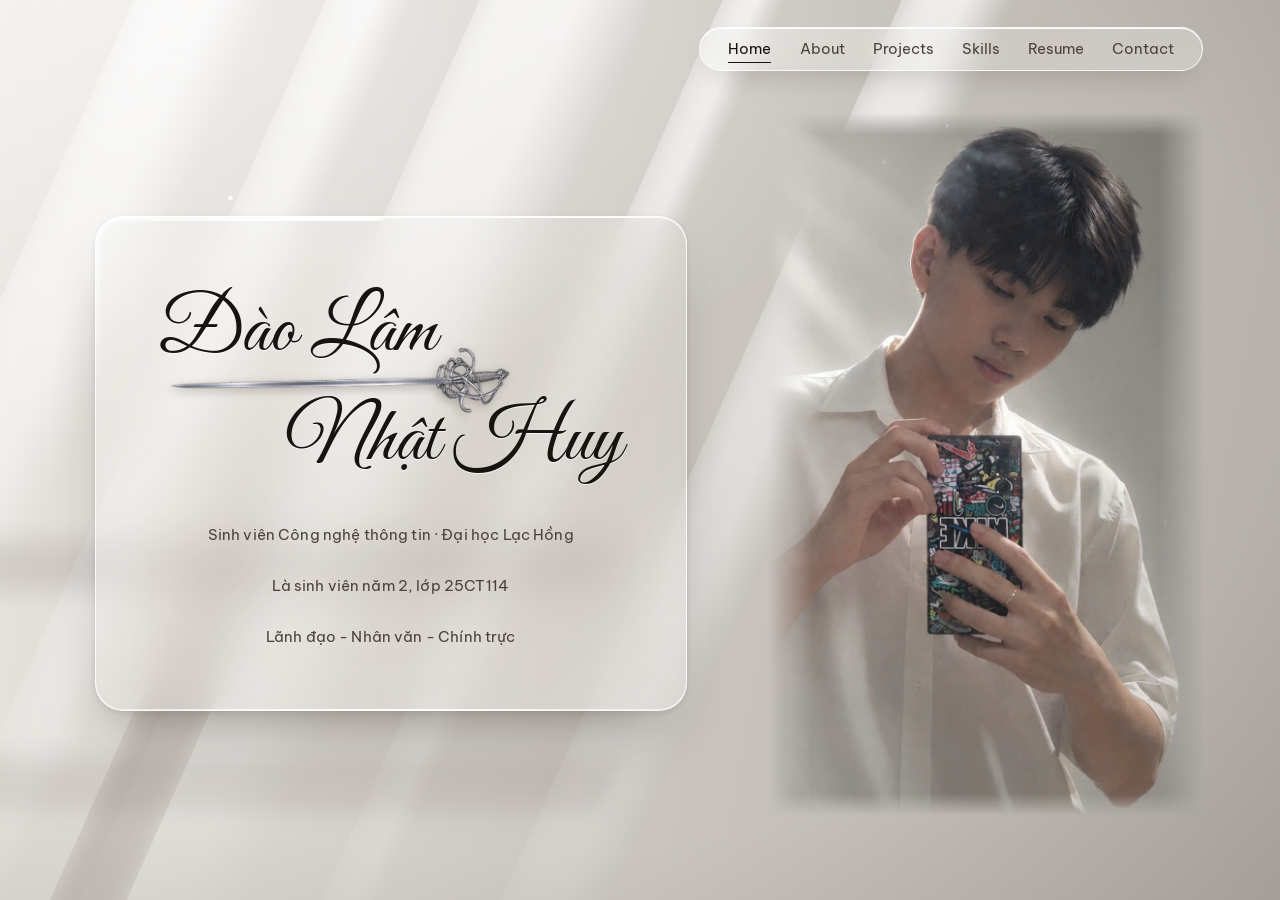
<file: index.html>
<!DOCTYPE html>
<html lang="vi">

<head>
  <meta charset="utf-8">
  <meta name="viewport" content="width=device-width, initial-scale=1">
  <title>Đào Lâm Nhật Huy | Portfolio</title>
  <link rel="preconnect" href="https://fonts.googleapis.com">
  <link rel="preconnect" href="https://fonts.gstatic.com" crossorigin>
  <link href="https://fonts.googleapis.com/css2?family=Great+Vibes&family=Be+Vietnam+Pro:wght@400;500&display=swap"
    rel="stylesheet">
  <link rel="stylesheet" href="css/style.css">
</head>

<body>
  <!-- NỀN: ánh sáng cửa sổ + bóng khung cửa (chỉnh trong style.css) -->
  <div class="scene" aria-hidden="true">
    <div class="beams">
      <span class="beam b1"></span>
      <span class="beam b2"></span>
      <span class="beam b3"></span>
      <span class="beam b4"></span>
      <span class="beam b5"></span>
    </div>
    <div class="frame-shadow">
      <span class="bar v"></span>
      <span class="bar h1"></span>
      <span class="bar h2"></span>
    </div>
    <div class="dust"></div>
    <div class="vignette"></div>
  </div>

  <header class="topbar">
  <nav class="navglass" aria-label="Điều hướng chính">
    <a href="index.html" aria-current="page" data-i18n="nav_home">Home</a>
    <a href="about.html" data-i18n="nav_about">About</a>
    <a href="projects.html" data-i18n="nav_projects">Projects</a>
    <a href="skills.html" data-i18n="nav_skills">Skills</a>
    <a href="resume.html" data-i18n="nav_resume">Resume</a>
    <a href="contact.html" data-i18n="nav_contact">Contact</a>
  </nav>

</header>

  <main class="hero">
    <!-- Ô KÍNH CHỨA TÊN -->
    <section class="glass" aria-label="Giới thiệu">
      <span class="glass-shine" aria-hidden="true"></span>
      <span class="spark s1" aria-hidden="true"></span>
      <span class="spark s2" aria-hidden="true"></span>
      <span class="spark s3" aria-hidden="true"></span>
      <span class="spark s4" aria-hidden="true"></span>
      <span class="spark s5" aria-hidden="true"></span>
      <span class="spark s6" aria-hidden="true"></span>
      <h1 class="name">
        <span>Đào Lâm</span>
        <span>
          <img class="sword" src="images/sword.png" alt="" aria-hidden="true" onerror="this.remove();">
          Nhật Huy
        </span>
      </h1>
      <p class="tagline" data-i18n="tag1">Sinh viên Công nghệ thông tin · Đại học Lạc Hồng</p>
      <p class="tagline" data-i18n="tag2">Là sinh viên năm 2, lớp 25CT114</p>
      <p class="tagline" data-i18n="tag3">Lãnh đạo - Nhân văn - Chính trực</p>
    </section>
    <!--
      KHUNG ẢNH CHÂN DUNG
      1) Bỏ ảnh của bạn vào thư mục images/ và đặt tên portrait.jpg (hoặc .png).
      2) Chọn kiểu hiển thị bằng class của thẻ figure:
           portrait--fade    : ảnh có nền, mờ dần từ viền vào trong (có khung mảnh)
           portrait--cutout  : ảnh đã xóa nền (PNG trong suốt), mờ dần ở chân và hai bên
    -->
    <figure class="portrait portrait--fade">
      <img src="images/portrait.jpg" alt="Chân dung Đào Lâm Nhật Huy"
        onerror="this.parentElement.classList.add('empty'); this.remove();">
      <figcaption class="placeholder">Thêm ảnh chân dung<br><small>images/portrait.jpg</small></figcaption>
    </figure>

  </main>

</body>


</html>
</file>
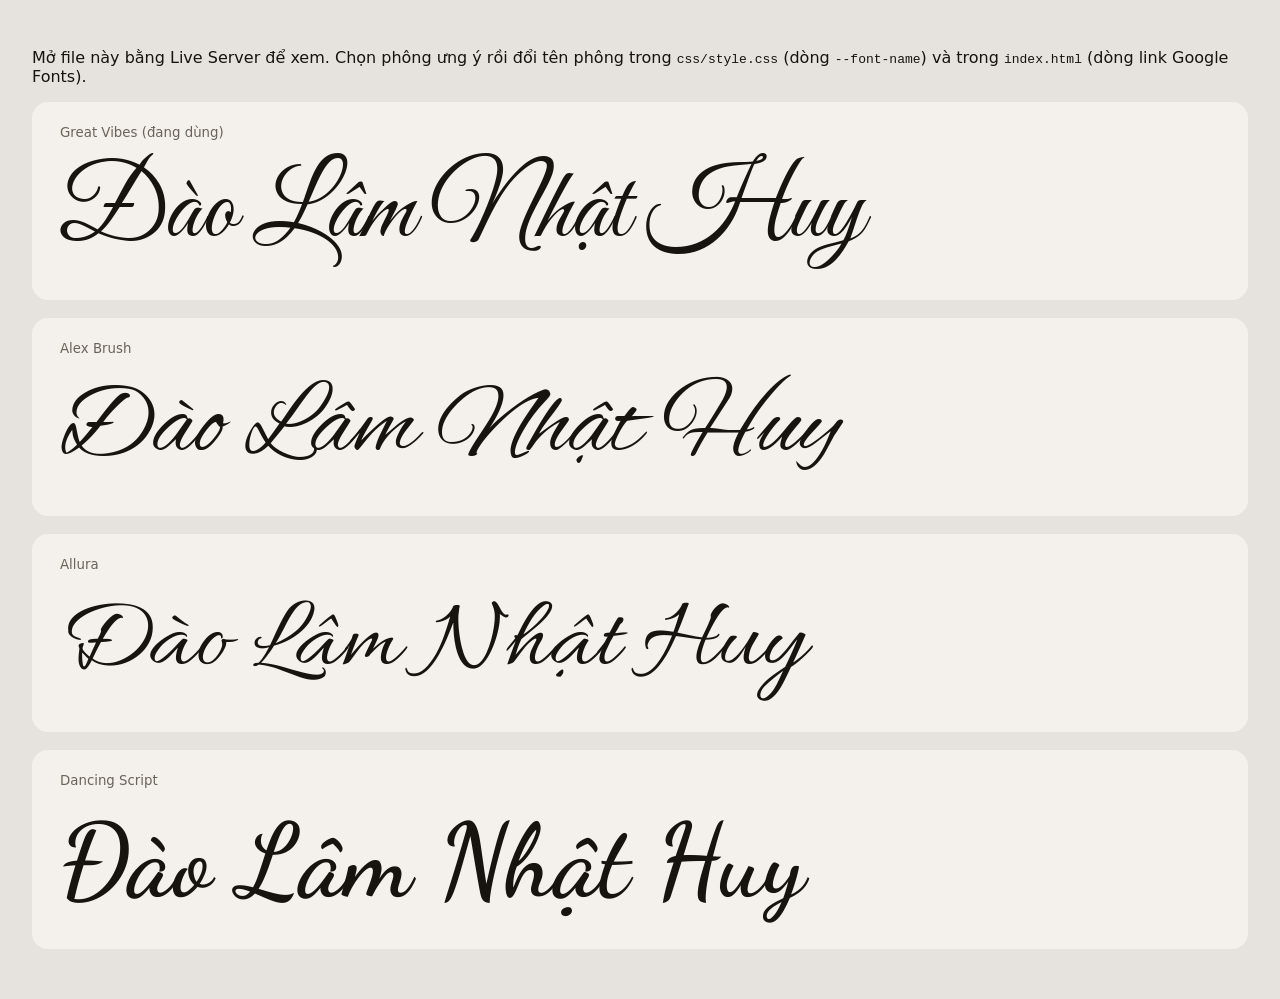
<file: chon-font.html>
<!DOCTYPE html>
<html lang="vi">

<head>
    <meta charset="utf-8">
    <meta name="viewport" content="width=device-width, initial-scale=1">
    <title>Chọn phông tên</title>
    <link
        href="https://fonts.googleapis.com/css2?family=Great+Vibes&family=Alex+Brush&family=Allura&family=Dancing+Script:wght@600&display=swap"
        rel="stylesheet">
    <style>
        body {
            margin: 0;
            padding: 32px;
            background: #e6e2dd;
            color: #17130f;
            font-family: system-ui, sans-serif
        }

        .row {
            background: #f4f1ed;
            border-radius: 16px;
            padding: 20px 28px;
            margin-bottom: 18px
        }

        .row small {
            color: #6b625a
        }

        .n {
            font-size: clamp(3rem, 8vw, 6.5rem);
            line-height: 1.3;
            margin: 6px 0 0
        }
    </style>
</head>

<body>
    <p>Mở file này bằng Live Server để xem. Chọn phông ưng ý rồi đổi tên phông trong <code>css/style.css</code> (dòng
        <code>--font-name</code>) và trong <code>index.html</code> (dòng link Google Fonts).</p>
    <div class="row"><small>Great Vibes (đang dùng)</small>
        <div class="n" style="font-family:'Great Vibes',cursive">Đào Lâm Nhật Huy</div>
    </div>
    <div class="row"><small>Alex Brush</small>
        <div class="n" style="font-family:'Alex Brush',cursive">Đào Lâm Nhật Huy</div>
    </div>
    <div class="row"><small>Allura</small>
        <div class="n" style="font-family:'Allura',cursive">Đào Lâm Nhật Huy</div>
    </div>
    <div class="row"><small>Dancing Script</small>
        <div class="n" style="font-family:'Dancing Script',cursive;font-weight:600">Đào Lâm Nhật Huy</div>
    </div>
</body>

</html>
</file>
<file: css/style.css>
/* =========================================================
   PORTFOLIO – Đào Lâm Nhật Huy
   Trang chủ: nền ánh sáng cửa sổ + ô kính glass + chân dung mờ dần
   ========================================================= */

:root {
  /* Bảng màu lấy từ mẫu: xám ấm, trắng sữa, mực nâu đen */
  --paper:   #e9e5e0;
  --stone:   #cdc8c2;
  --shade:   #b3aea8;
  --ink:     #17130f;
  --ink-soft:#4a423b;

  /* Phông */
  --font-name:    "Great Vibes", "Brush Script MT", cursive;   /* PHÔNG TÊN: đổi tên phông ở đây */
  --font-body:    "Be Vietnam Pro", system-ui, -apple-system, "Segoe UI", sans-serif;
}

*, *::before, *::after { box-sizing: border-box; }
html, body { height: 100%; }

body {
  margin: 0;
  color: var(--ink);
  font-family: var(--font-body);
  background: var(--stone);
  overflow-x: hidden;
}

/* =========================================================
   NỀN (scene)
   ========================================================= */
.scene {
  position: fixed;
  inset: 0;
  z-index: -1;
  overflow: hidden;
  /* Nền xám ấm: sáng bên trái, đậm dần sang phải như trong mẫu */
  background:
    radial-gradient(120% 90% at 8% 0%, rgba(255,255,255,.55), transparent 55%),
    linear-gradient(100deg, var(--paper) 0%, var(--stone) 48%, var(--shade) 100%);
}

/* Các dải nắng chiếu qua cửa sổ */
.beams { position: absolute; inset: 0; }
.beam {
  position: absolute;
  top: -15%;
  height: 135%;
  background: linear-gradient(to bottom,
              rgba(255,255,255,.80) 0%,
              rgba(255,255,255,.38) 55%,
              rgba(255,255,255,0) 100%);
  transform: skewX(-24deg);
  filter: blur(16px);
  -webkit-mask-image: linear-gradient(to right, #000 0%, #000 55%, transparent 100%);
          mask-image: linear-gradient(to right, #000 0%, #000 55%, transparent 100%);
  animation: breathe 10s ease-in-out infinite alternate;
}
.b1 { left: -6vw;  width: 11vw; }
.b2 { left:  9vw;  width: 7vw;  --o: .8; animation-delay: -2s; }
.b3 { left: 21vw;  width: 14vw; --o: .7; animation-delay: -4s; }
.b4 { left: 40vw;  width: 5vw;  --o: .5; animation-delay: -6s; }
.b5 { left: 54vw;  width: 9vw;  --o: .35; animation-delay: -8s; }

@keyframes breathe {
  from { opacity: var(--o, 1); }
  to   { opacity: calc(var(--o, 1) * .72); }
}

/* Bóng của khung cửa sổ (thanh dọc + thanh ngang) */
.frame-shadow { position: absolute; inset: 0; }
.bar {
  position: absolute;
  background: rgba(70, 58, 48, .17);
  filter: blur(12px);
  transform: skewX(-24deg);
}
.bar.v  { left: 12vw; bottom: -5%; width: 6vw; height: 62%;
          -webkit-mask-image: linear-gradient(to top, #000 40%, transparent);
                  mask-image: linear-gradient(to top, #000 40%, transparent); }
.bar.h1 { left: -8vw; top: 60%; width: 56vw; height: 5.5vh; opacity: .75; }
.bar.h2 { left: -8vw; top: 84%; width: 56vw; height: 6vh;   opacity: .6; }

/* Hạt bụi lấp lánh nhỏ */
.dust {
  position: absolute;
  inset: 0;
  background:
    radial-gradient(circle at 18% 22%, rgba(255,255,255,.95) 0 1.5px, transparent 3px),
    radial-gradient(circle at 36% 71%, rgba(255,255,255,.8)  0 1px,   transparent 2.5px),
    radial-gradient(circle at 47% 36%, rgba(255,255,255,.9)  0 1.5px, transparent 3px),
    radial-gradient(circle at 63% 83%, rgba(255,255,255,.7)  0 1px,   transparent 2.5px),
    radial-gradient(circle at 74% 14%, rgba(255,255,255,.8)  0 1px,   transparent 2.5px),
    radial-gradient(circle at 91% 58%, rgba(255,255,255,.8)  0 1.5px, transparent 3px);
}

/* Tối nhẹ ở góc để chiều sâu giống ảnh chụp */
.vignette {
  position: absolute;
  inset: 0;
  background: radial-gradient(110% 100% at 40% 40%, transparent 55%, rgba(60,50,42,.22) 100%);
}

/* =========================================================
   THANH ĐIỀU HƯỚNG (dải glass) + NÚT ĐỔI NGÔN NGỮ
   ========================================================= */
.topbar {
  position: absolute;
  top: 0; left: 0; right: 0;
  z-index: 5;
  display: flex;
  justify-content: flex-end;
  align-items: flex-start;       /* để nút ngôn ngữ kéo dài xuống mà không làm dải menu giãn theo */
  gap: 12px;
  padding: clamp(14px, 3vh, 28px) 6vw;
}

/* kiểu glass dùng chung cho dải menu và nút ngôn ngữ */
.navglass,
.lang {
  background: linear-gradient(135deg, rgba(255,255,255,.42) 0%, rgba(255,255,255,.16) 55%, rgba(255,255,255,.28) 100%);
  -webkit-backdrop-filter: blur(16px) saturate(1.25);
          backdrop-filter: blur(16px) saturate(1.25);
  border: 1px solid rgba(255,255,255,.80);
  box-shadow: 0 14px 28px -16px rgba(48,38,30,.40),
              inset 0 1px 0 rgba(255,255,255,.95);
}

.navglass {
  display: flex;
  align-items: center;
  gap: clamp(14px, 2.2vw, 32px);
  height: 44px;                  /* bằng đường kính vòng tròn ngôn ngữ */
  padding: 0 clamp(16px, 2.2vw, 28px);
  border-radius: 999px;
}
.navglass a {
  color: var(--ink-soft);
  text-decoration: none;
  font-size: .95rem;
  padding: 4px 0;
  border-bottom: 1px solid transparent;
  transition: color .2s, border-color .2s;
  white-space: nowrap;
}
.navglass a:hover,
.navglass a:focus-visible,
.navglass a[aria-current="page"] { color: var(--ink); border-color: var(--ink); outline: none; }

.lang button {
  display: grid;
  place-items: center;
  width: var(--d);
  border: 0;
  background: none;
  color: var(--ink-soft);
  font: 600 .8rem var(--font-body);
  cursor: pointer;
  transition: color .2s, background-color .2s;
}
.lang-btn { height: var(--d); color: var(--ink); }
.lang-list { list-style: none; margin: 0; padding: 0 0 6px; }
.lang-list button { height: var(--item); }
.lang-list button:hover,
.lang-list button:focus-visible { color: var(--ink); background: rgba(255,255,255,.45); outline: none; }
.lang-list button.active { color: var(--ink); background: rgba(255,255,255,.65); }
/* =========================================================
   BỐ CỤC TRANG CHỦ
   ========================================================= */
.hero {
  min-height: 100vh;
  display: grid;
  grid-template-columns: minmax(0, 1.3fr) minmax(0, .9fr);
  align-items: center;
  gap: clamp(24px, 5vw, 90px);
  padding: 9vh 6vw 6vh;
}

/* =========================================================
   Ô KÍNH (glass) – đã tăng độ tương phản để chữ rõ hơn
   ========================================================= */
.glass {
  position: relative;
  justify-self: start;
  padding: clamp(32px, 5vw, 64px) clamp(28px, 5vw, 70px);
  border-radius: 28px;
  color: var(--ink);

  --dx: 120px;                      /* DỊCH NGANG: dương = sang phải, âm = sang trái */
  --dy: 0px;                      /* DỊCH DỌC: dương = xuống, âm = lên */
  translate: var(--dx) var(--dy);


  /* lớp kính sáng hơn nền để chữ đen nổi rõ */
  background:
  linear-gradient(135deg, rgba(255,255,255,.34) 0%, rgba(255,255,255,.10) 55%, rgba(255,255,255,.22) 100%);
  -webkit-backdrop-filter: blur(22px) saturate(1.25);
          backdrop-filter: blur(22px) saturate(1.25);
  border: 1px solid rgba(255,255,255,.80);
  box-shadow:
    0 34px 60px -26px rgba(48, 38, 30, .42),   /* đổ bóng bên dưới, tách khỏi nền */
    0 2px 6px rgba(48, 38, 30, .10),
    inset 0 1px 0 rgba(255,255,255,.95),       /* viền sáng phía trên */
    inset 0 -1px 0 rgba(255,255,255,.55);
}
/* Vệt sáng chạy dọc mép trên và mép dưới của kính */
.glass::before,
.glass::after {
  content: "";
  position: absolute;
  left: 8%; right: 8%;
  height: 2px;
  border-radius: 2px;
  background: linear-gradient(to right, transparent, rgba(255,255,255,.95), transparent);
  pointer-events: none;
}
.glass::before { top: -1px; }
.glass::after  { bottom: -1px; }

.name {
  margin: 0;
  font-family: var(--font-name);
  font-style: normal;
  font-weight: 400;
  font-size: clamp(3rem, 6.2vw, 6.2rem);
  line-height: 1.3;
  letter-spacing: 0;
  text-shadow: 0 1px 0 rgba(255,255,255,.7);
}
.name span { display: block; }
.name span:nth-child(2) {
  position: relative;
  margin-left: 1.6em;
  padding-top: .08em;
}
/* THANH KIẾM bằng ảnh, nằm giữa hai dòng tên (mũi trái, chuôi phải) */
.sword {
  position: absolute;
  z-index: 2;
  top: -1.6em;              /* LÊN/XUỐNG: số âm càng lớn thì kiếm càng lên cao */
  left: -0.8em;            /* NGANG: âm hơn thì mũi kiếm lùi sang trái */
  width: 3em;            /* ĐỘ DÀI kiếm: tăng thì kiếm dài và to hơn */
  height: auto;
  pointer-events: none;
  filter: drop-shadow(0 4px 5px rgba(48, 38, 30, .35));
  transform: rotate(45deg);      /* DÒNG MỚI: xoay kiếm, đổi số độ cho đến khi lưỡi nằm ngang */
  transform-origin: 50% 50%;      /* xoay quanh mũi kiếm (bên trái); đổi thành 50% 50% nếu muốn xoay quanh tâm */
}

.tagline {
  margin: clamp(18px, 2.6vw, 32px) 0 0;
  font-size: clamp(.9rem, 1.15vw, 1.05rem);
  color: var(--ink-soft);
  letter-spacing: .01em;
  text-align: center;      /* dòng mới thêm */
}

/* =========================================================
   CHÂN DUNG
   ========================================================= */
.portrait {
  position: relative;
  margin: 0;
  justify-self: center;
  height: min(78vh, 780px);
  aspect-ratio: 3 / 4;
  max-width: 100%;
}
.portrait img {
  position: absolute;
  inset: 0;
  width: 100%;
  height: 100%;
  object-fit: cover;
}

/* --- Kiểu 1: ảnh có nền, mờ dần từ viền vào trong, giữ khung mảnh --- */
.portrait--fade::after {
  content: "";
  position: absolute;
  inset: 0;
  pointer-events: none;
}
.portrait--fade img {
  /* mờ dần cả 4 cạnh: chỉnh số % để mờ nhiều/ít */
  -webkit-mask-image:
    linear-gradient(to right,  transparent 0%, #000 10%, #000 90%, transparent 100%),
    linear-gradient(to bottom, transparent 0%, #000 3%, #000 97%, transparent 100%);
  -webkit-mask-composite: source-in;
          mask-image:
    linear-gradient(to right,  transparent 0%, #000 10%, #000 90%, transparent 100%),
    linear-gradient(to bottom, transparent 0%, #000 3%, #000 97%, transparent 100%);
          mask-composite: intersect;
}

/* --- Kiểu 2: ảnh đã xóa nền (PNG trong suốt), tan dần ở hai bên và chân --- */
.portrait--cutout::after { display: none; }
.portrait--cutout img {
  object-fit: contain;
  object-position: 50% 100%;
  filter: drop-shadow(0 18px 28px rgba(48,38,30,.25));
  -webkit-mask-image:
    linear-gradient(to right,  transparent 0%, #000 14%, #000 86%, transparent 100%),
    linear-gradient(to bottom, #000 0%, #000 68%, transparent 100%);
  -webkit-mask-composite: source-in;
          mask-image:
    linear-gradient(to right,  transparent 0%, #000 14%, #000 86%, transparent 100%),
    linear-gradient(to bottom, #000 0%, #000 68%, transparent 100%);
          mask-composite: intersect;
}

/* Ô trống khi chưa có ảnh */
.placeholder { display: none; }
.portrait.empty .placeholder {
  position: absolute;
  inset: 0;
  display: flex;
  align-items: center;
  justify-content: center;
  flex-direction: column;
  text-align: center;
  gap: 6px;
  color: var(--ink-soft);
  font-size: .95rem;
  background: linear-gradient(160deg, rgba(255,255,255,.35), rgba(255,255,255,.08));
}
.portrait.empty .placeholder small { opacity: .7; }

/* =========================================================
   MÀN HÌNH NHỎ
   ========================================================= */
@media (max-width: 860px) {
  .topbar { justify-content: center; }
  .navglass { gap: 12px; padding: 0 14px; }
  .navglass a { font-size: .85rem; }
  .hero {
    grid-template-columns: 1fr;
    padding-top: 14vh;
    gap: 36px;
  }
  .glass { justify-self: center; }
  .portrait { height: min(62vh, 560px); }
  .bar.h1, .bar.h2 { width: 100vw; }
}
/* ÁNH SÁNG LẤP LÁNH CHẠY DỌC VIỀN Ô GLASS */
@property --shine-angle {
  syntax: "<angle>";
  inherits: false;
  initial-value: 0deg;
}

.glass-shine {
  position: absolute;
  inset: -1px;
  border-radius: inherit;
  padding: 5px;                       /* độ dày vệt sáng */
  pointer-events: none;
  background: conic-gradient(from var(--shine-angle),
      transparent 0deg,
      transparent 285deg,
      rgba(255, 226, 140, .0)  285deg,
      rgba(255, 255, 255, 0.87) 335deg,   /* màu vàng của vệt sáng */
      #ffffff                  354deg,
      transparent              360deg);
  -webkit-mask: linear-gradient(#000 0 0) content-box, linear-gradient(#000 0 0);
  -webkit-mask-composite: xor;
          mask: linear-gradient(#000 0 0) content-box, linear-gradient(#000 0 0);
          mask-composite: exclude;
  filter: drop-shadow(0 0 5px rgba(255, 255, 255, 0.9));
  animation: shine-run 6s linear infinite;   /* tốc độ: số giây càng lớn càng chậm */
}
@keyframes shine-run { to { --shine-angle: 360deg; } }

.spark {
  position: absolute;
  width: 50px;                         /* kích thước ngôi sao */
  height: 18px;
  pointer-events: none;
  opacity: 0;
  transform: translate(-50%, -50%) scale(.2);
  filter: drop-shadow(0 0 4px rgba(255, 255, 255, 0.95));
  animation: twinkle 3.6s ease-in-out infinite;
}
.spark::before {
  content: "";
  position: absolute;
  inset: 0;
  background: radial-gradient(circle, #ffffff 0%, #fff0b8 55%, #ffd76a 100%);
  clip-path: polygon(50% 0, 60% 40%, 100% 50%, 60% 60%, 50% 100%, 40% 60%, 0 50%, 40% 40%);
}
.s1 { left: 0;    top: 20%;  animation-delay: 0s;   }
.s2 { left: 24%;  top: 0;    animation-delay: .6s;  width: 14px; height: 14px; }
.s3 { left: 100%; top: 36%;  animation-delay: 1.2s; }
.s4 { left: 74%;  top: 100%; animation-delay: 1.8s; width: 14px; height: 14px; }
.s5 { left: 10%;  top: 100%; animation-delay: 2.4s; }
.s6 { left: 90%;  top: 0;    animation-delay: 3s;   width: 12px; height: 12px; }

@keyframes twinkle {
  0%, 100% { opacity: 0; transform: translate(-50%, -50%) scale(.2) rotate(0deg); }
  50%      { opacity: 1; transform: translate(-50%, -50%) scale(1)  rotate(45deg); }
}

@media (prefers-reduced-motion: reduce) {
  .beam { animation: none; }
}
  .glass { justify-self: center; --dx: 0px; --dy: 0px; }
</file>
